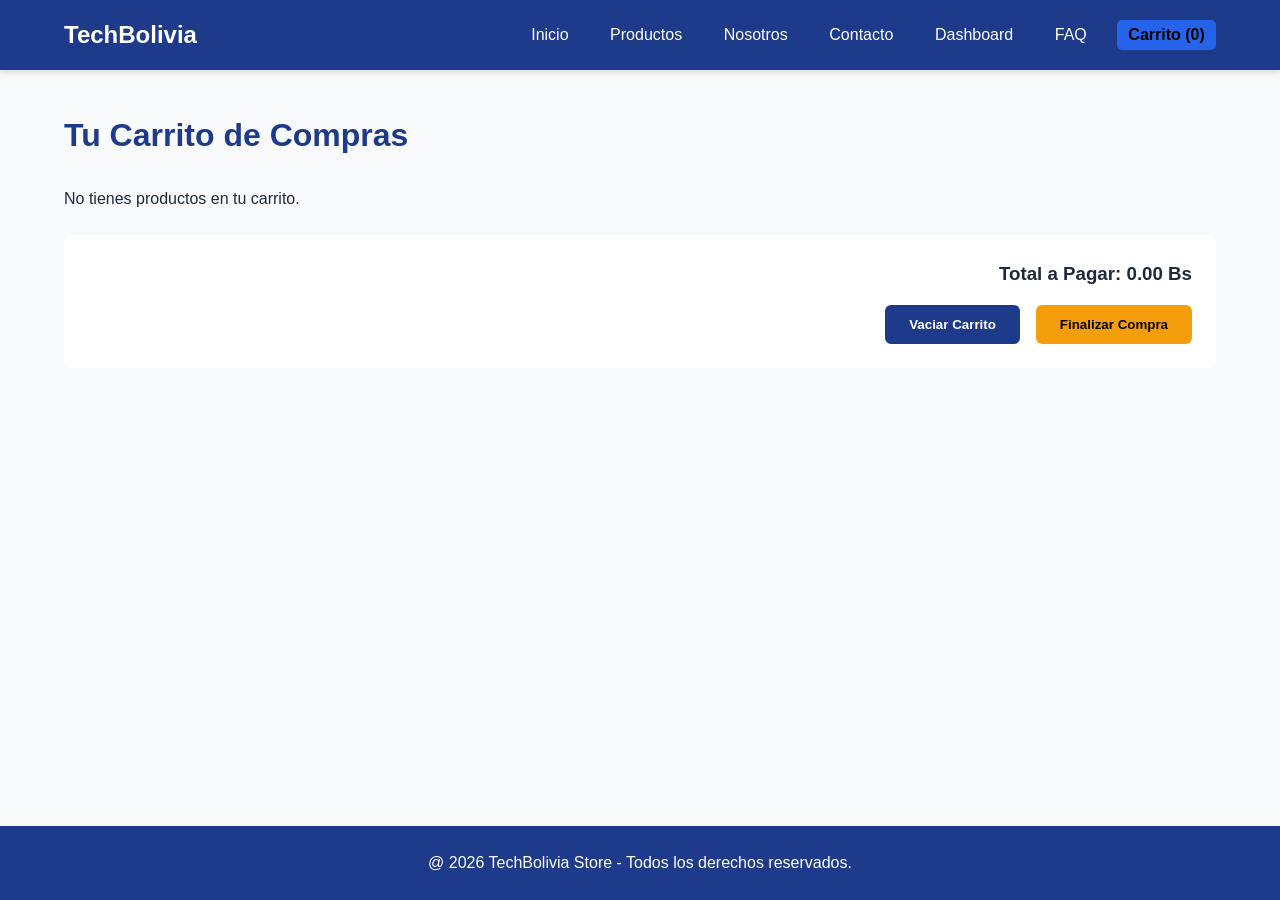
<file: carrito.html>
<!DOCTYPE html>
<html lang="es">
<head>
    <meta charset="UTF-8">
    <meta name="viewport" content="width=device-width, initial-scale=1.0">
    <title>TechBolivia Store | Carrito de Compras</title>
    <link rel="stylesheet" href="css/estilos.css">
</head>
<body>
    <header class="header">
        <div class="container nav-container">
            <a href="index.html" class="logo"><span>TechBolivia</span></a>
            <nav class="nav-menu">
                <ul>
                    <li><a href="index.html">Inicio</a></li>
                    <li><a href="productos.html">Productos</a></li>
                    <li><a href="nosotros.html">Nosotros</a></li>
                    <li><a href="contacto.html">Contacto</a></li>
                    <li><a href="dashboard.html">Dashboard</a></li>
                    <li><a href="faq.html">FAQ</a></li>
                    <li><a href="carrito.html" class="btn-carrito active">Carrito (<span id="contador-carrito">0</span>)</a></li>
                </ul>
            </nav>
        </div>
    </header>

    <main class="container main-carrito">
        <h1>Tu Carrito de Compras</h1>
        <div id="contenedor-carrito"></div>
        <div class="resumen-carrito">
            <h3>Total a Pagar: <span id="total-carrito">0.00</span> Bs</h3>
            <div class="acciones-carrito">
                <button id="vaciar-carrito" class="btn-secundario">Vaciar Carrito</button>
                <button id="finalizar-compra" class="btn-primario">Finalizar Compra</button>
            </div>
        </div>
    </main>

    <footer class="footer">
        <div class="container footer-content">
            <p>@ 2026 TechBolivia Store - Todos los derechos reservados.</p>
        </div>
    </footer>

    <script src="js/carrito.js"></script>
</body>
</html>
</file>
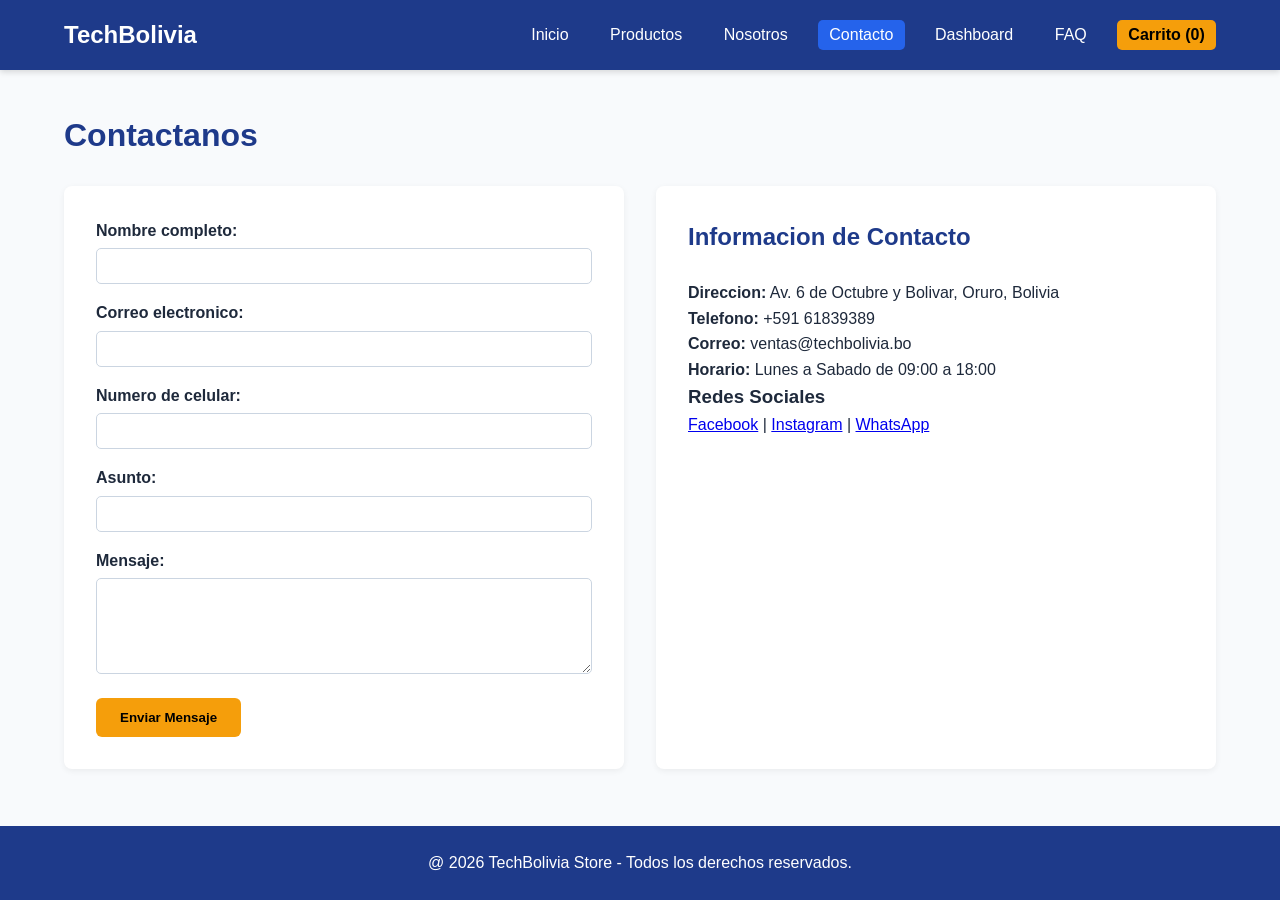
<file: contacto.html>
<!DOCTYPE html>
<html lang="es">
<head>
    <meta charset="UTF-8">
    <meta name="viewport" content="width=device-width, initial-scale=1.0">
    <title>TechBolivia Store | Contacto</title>
    <link rel="stylesheet" href="css/estilos.css">
</head>
<body>
    <header class="header">
        <div class="container nav-container">
            <a href="index.html" class="logo"><span>TechBolivia</span></a>
            <nav class="nav-menu">
                <ul>
                    <li><a href="index.html">Inicio</a></li>
                    <li><a href="productos.html">Productos</a></li>
                    <li><a href="nosotros.html">Nosotros</a></li>
                    <li><a href="contacto.html" class="active">Contacto</a></li>
                    <li><a href="dashboard.html">Dashboard</a></li>
                    <li><a href="faq.html">FAQ</a></li>
                    <li><a href="carrito.html" class="btn-carrito">Carrito (<span id="contador-carrito">0</span>)</a></li>
                </ul>
            </nav>
        </div>
    </header>

    <main class="container main-contacto">
        <h1>Contactanos</h1>
        <div class="grid-contacto">
            <section class="formulario-box">
                <form id="form-contacto" novalidate>
                    <div class="form-grupo">
                        <label for="nombre">Nombre completo:</label>
                        <input type="text" id="nombre" required>
                    </div>
                    <div class="form-grupo">
                        <label for="correo">Correo electronico:</label>
                        <input type="email" id="correo" required>
                    </div>
                    <div class="form-grupo">
                        <label for="celular">Numero de celular:</label>
                        <input type="tel" id="celular" required>
                    </div>
                    <div class="form-grupo">
                        <label for="asunto">Asunto:</label>
                        <input type="text" id="asunto" required>
                    </div>
                    <div class="form-grupo">
                        <label for="mensaje">Mensaje:</label>
                        <textarea id="mensaje" rows="5" required></textarea>
                    </div>
                    <button type="submit" class="btn-primario">Enviar Mensaje</button>
                </form>
                <div id="mensaje-estado" class="mensaje-estado oculto"></div>
            </section>

            <section class="info-contacto">
                <h2>Informacion de Contacto</h2>
                <p><strong>Direccion:</strong> Av. 6 de Octubre y Bolivar, Oruro, Bolivia</p>
                <p><strong>Telefono:</strong> +591 61839389</p>
                <p><strong>Correo:</strong> ventas@techbolivia.bo</p>
                <p><strong>Horario:</strong> Lunes a Sabado de 09:00 a 18:00</p>
                <h3>Redes Sociales</h3>
                <div class="redes-sociales">
                    <a href="#">Facebook</a> |
                    <a href="#">Instagram</a> |
                    <a href="#">WhatsApp</a>
                </div>
            </section>
        </div>
    </main>

    <footer class="footer">
        <div class="container footer-content">
            <p>@ 2026 TechBolivia Store - Todos los derechos reservados.</p>
        </div>
    </footer>

    <script src="js/contacto.js"></script>
    <script src="js/carrito.js"></script>
</body>
</html>
</file>
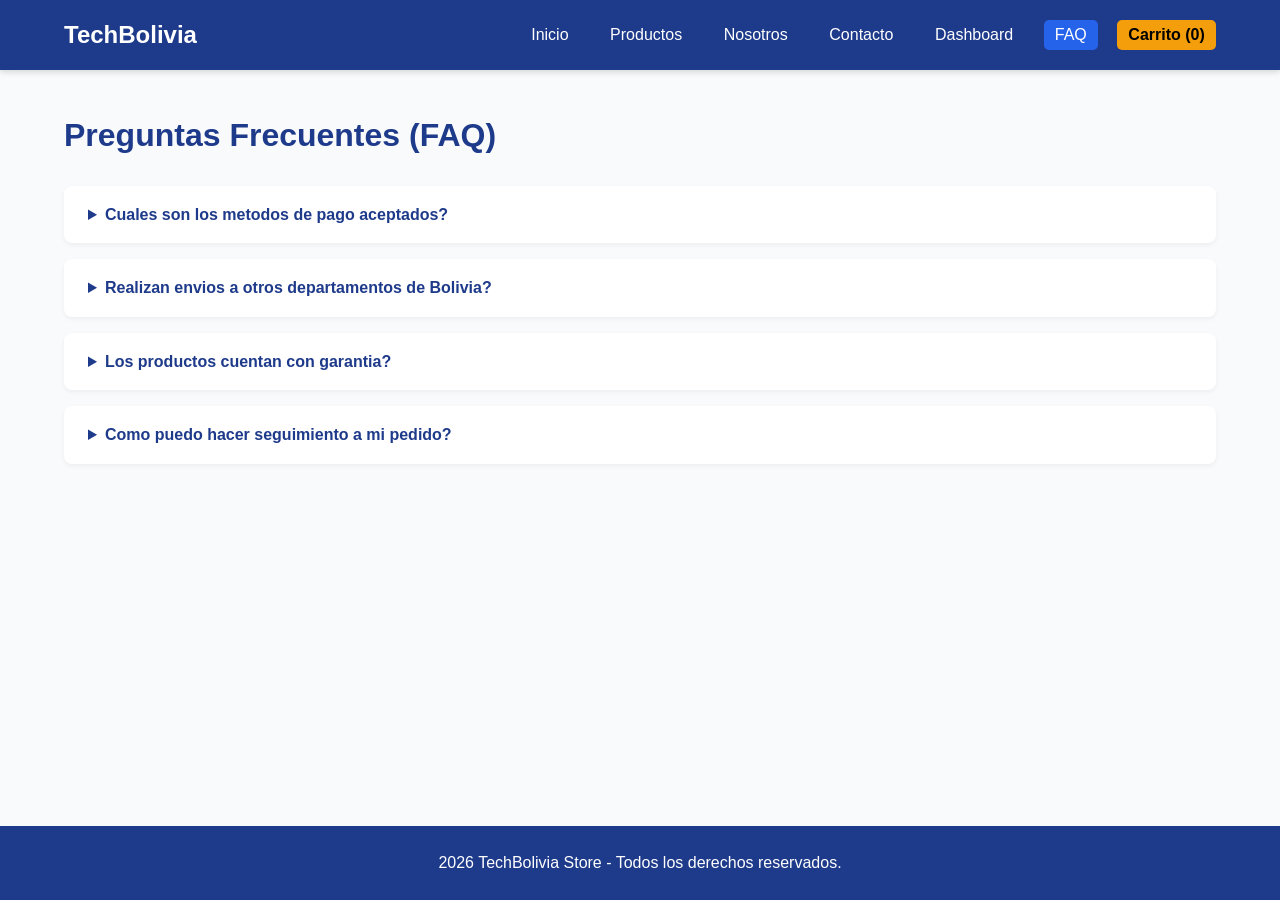
<file: faq.html>
<!DOCTYPE html>
<html lang="es">
<head>
    <meta charset="UTF-8">
    <meta name="viewport" content="width=device-width, initial-scale=1.0">
    <title>TechBolivia Store | Preguntas Frecuentes</title>
    <link rel="stylesheet" href="css/estilos.css">
</head>
<body>
    <header class="header">
        <div class="container nav-container">
            <a href="index.html" class="logo"><span>TechBolivia</span></a>
            <nav class="nav-menu">
                <ul>
                    <li><a href="index.html">Inicio</a></li>
                    <li><a href="productos.html">Productos</a></li>
                    <li><a href="nosotros.html">Nosotros</a></li>
                    <li><a href="contacto.html">Contacto</a></li>
                    <li><a href="dashboard.html">Dashboard</a></li>
                    <li><a href="faq.html" class="active">FAQ</a></li>
                    <li><a href="carrito.html" class="btn-carrito">Carrito (<span id="contador-carrito">0</span>)</a></li>
                </ul>
            </nav>
        </div>
    </header>

    <main class="container main-faq">
        <h1>Preguntas Frecuentes (FAQ)</h1>
        <div class="faq-lista">
            <details class="faq-item">
                <summary>Cuales son los metodos de pago aceptados?</summary>
                <p>Aceptamos transferencias bancarias, pago mediante codigo QR simple y pago en efectivo contra entrega en oficinas.</p>
            </details>
            <details class="faq-item">
                <summary>Realizan envios a otros departamentos de Bolivia?</summary>
                <p>Si, realizamos envios seguros a los 9 departamentos mediante flotas interdepartamentales y courier en un plazo de 24 a 48 horas.</p>
            </details>
            <details class="faq-item">
                <summary>Los productos cuentan con garantia?</summary>
                <p>Todos nuestros equipos y accesorios cuentan con garantia escrita de 6 a 12 meses por defectos de fabrica.</p>
            </details>
            <details class="faq-item">
                <summary>Como puedo hacer seguimiento a mi pedido?</summary>
                <p>Una vez confirmado tu pago, te enviamos el numero de guia por WhatsApp o correo electronico.</p>
            </details>
        </div>
    </main>

    <footer class="footer">
        <div class="container footer-content">
            <p>2026 TechBolivia Store - Todos los derechos reservados.</p>
        </div>
    </footer>

    <script src="js/carrito.js"></script>
</body>
</html>
</file>
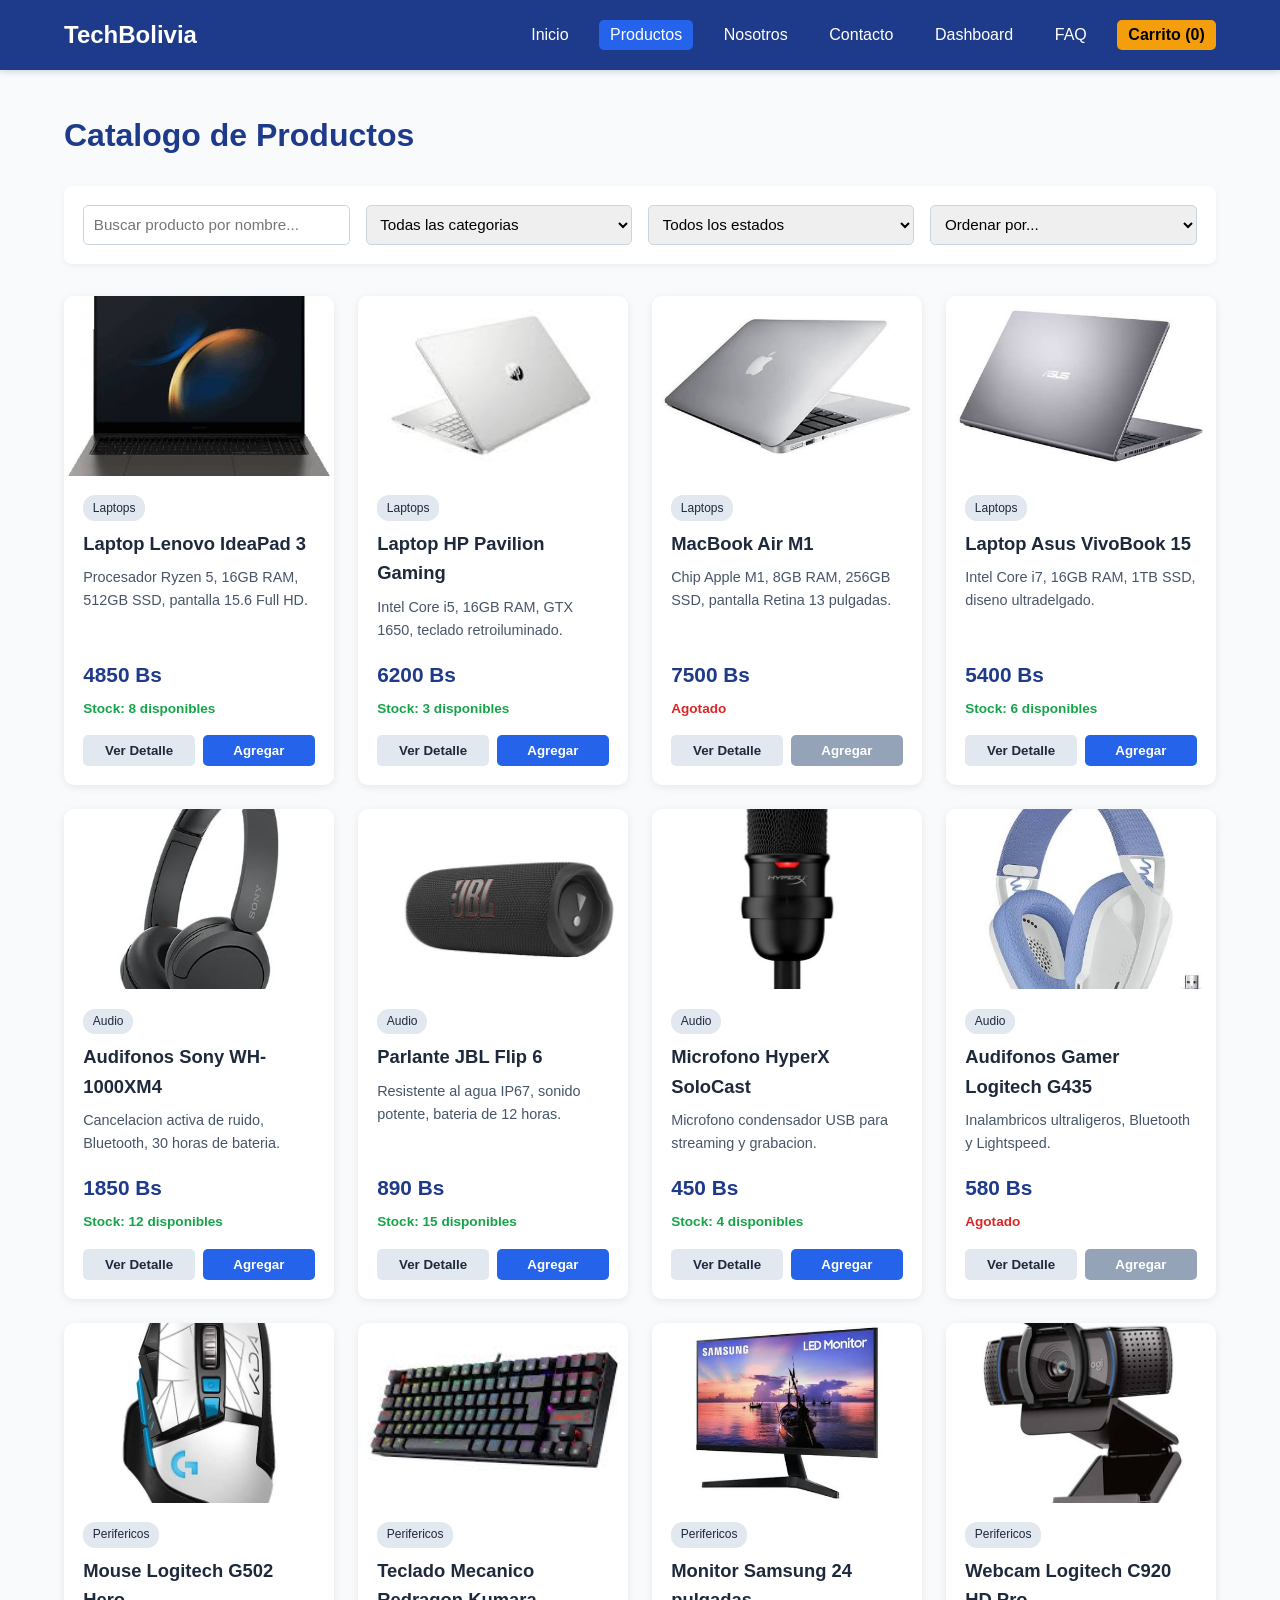
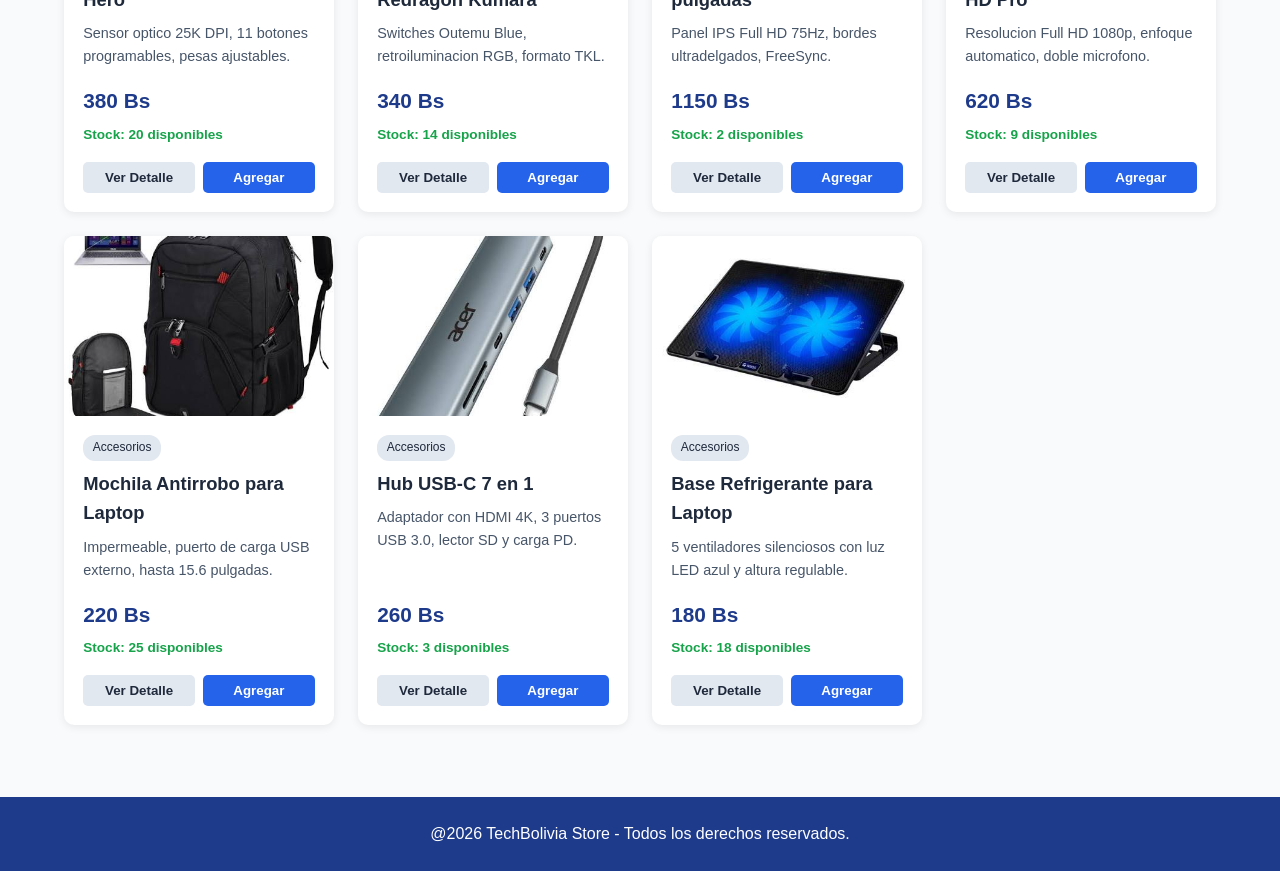
<file: productos.html>
<!DOCTYPE html>
<html lang="es">
<head>
    <meta charset="UTF-8">
    <meta name="viewport" content="width=device-width, initial-scale=1.0">
    <title>TechBolivia Store | Productos</title>
    <link rel="stylesheet" href="css/estilos.css">
</head>
<body>
    <header class="header">
        <div class="container nav-container">
            <a href="index.html" class="logo"><span>TechBolivia</span></a>
            <nav class="nav-menu">
                <ul>
                    <li><a href="index.html">Inicio</a></li>
                    <li><a href="productos.html" class="active">Productos</a></li>
                    <li><a href="nosotros.html">Nosotros</a></li>
                    <li><a href="contacto.html">Contacto</a></li>
                    <li><a href="dashboard.html">Dashboard</a></li>
                    <li><a href="faq.html">FAQ</a></li>
                    <li><a href="carrito.html" class="btn-carrito">Carrito (<span id="contador-carrito">0</span>)</a></li>
                </ul>
            </nav>
        </div>
    </header>

    <main class="container main-productos">
        <h1>Catalogo de Productos</h1>
        
        <section class="controles-filtro">
            <input type="text" id="buscador" placeholder="Buscar producto por nombre...">
            
            <select id="filtro-categoria">
                <option value="todas">Todas las categorias</option>
                <option value="Laptops">Laptops</option>
                <option value="Audio">Audio</option>
                <option value="Perifericos">Perifericos</option>
                <option value="Accesorios">Accesorios</option>
            </select>

            <select id="filtro-stock">
                <option value="todos">Todos los estados</option>
                <option value="disponible">Solo disponibles</option>
                <option value="agotado">Agotados</option>
            </select>

            <select id="orden-precio">
                <option value="defecto">Ordenar por...</option>
                <option value="menor-mayor">Precio: Menor a Mayor</option>
                <option value="mayor-menor">Precio: Mayor a Menor</option>
            </select>
        </section>

        <section class="grid-productos" id="lista-productos"></section>
    </main>

    <div id="modal-detalle" class="modal oculto">
        <div class="modal-contenido">
            <span id="cerrar-modal" class="cerrar"></span>
            <div id="contenido-modal"></div>
        </div>
    </div>

    <footer class="footer">
        <div class="container footer-content">
            <p>@2026 TechBolivia Store - Todos los derechos reservados.</p>
        </div>
    </footer>

    <script src="js/productos.js"></script>
    <script src="js/carrito.js"></script>
</body>
</html>
</file>
<file: css/estilos.css>
* {
    margin: 0;
    padding: 0;
    box-sizing: border-box;
    font-family: 'Segoe UI', Tahoma, Geneva, Verdana, sans-serif;
}

:root {
    --primario: #1e3a8a;
    --secundario: #2563eb;
    --acento: #f59e0b;
    --fondo: #f8fafc;
    --texto: #1e293b;
    --blanco: #ffffff;
    --gris: #e2e8f0;
    --rojo: #dc2626;
    --verde: #16a34a;
}

body {
    background-color: var(--fondo);
    color: var(--texto);
    line-height: 1.6;
    display: flex;
    flex-direction: column;
    min-height: 100vh;
}

.container {
    width: 90%;
    max-width: 1200px;
    margin: 0 auto;
}

.header {
    background-color: var(--primario);
    color: var(--blanco);
    padding: 1rem 0;
    position: sticky;
    top: 0;
    z-index: 100;
    box-shadow: 0 2px 6px rgba(0,0,0,0.15);
}

.nav-container {
    display: flex;
    justify-content: space-between;
    align-items: center;
    flex-wrap: wrap;
}

.logo {
    color: var(--blanco);
    text-decoration: none;
    font-size: 1.5rem;
    font-weight: bold;
    display: flex;
    align-items: center;
    gap: 10px;
}

.logo img {
    height: 35px;
}

.nav-menu ul {
    list-style: none;
    display: flex;
    gap: 1.2rem;
    flex-wrap: wrap;
    align-items: center;
}

.nav-menu a {
    color: var(--blanco);
    text-decoration: none;
    font-weight: 500;
    padding: 0.4rem 0.7rem;
    border-radius: 5px;
    transition: background 0.3s;
}

.nav-menu a:hover, .nav-menu a.active {
    background-color: var(--secundario);
}

.btn-carrito {
    background-color: var(--acento);
    color: #000 !important;
    font-weight: bold !important;
}

.banner {
    background: linear-gradient(135deg, var(--primario), var(--secundario));
    color: var(--blanco);
    padding: 4rem 0;
    text-align: center;
    margin-bottom: 2.5rem;
}

.banner h1 {
    font-size: 2.5rem;
    margin-bottom: 1rem;
    color: var(--blanco);
}

.banner p {
    font-size: 1.1rem;
    max-width: 650px;
    margin: 0 auto 1.5rem;
}

.btn-primario, .btn-secundario {
    display: inline-block;
    padding: 0.75rem 1.5rem;
    border-radius: 6px;
    text-decoration: none;
    font-weight: bold;
    border: none;
    cursor: pointer;
    transition: transform 0.2s, opacity 0.2s;
}

.btn-primario {
    background-color: var(--acento);
    color: #000;
}

.btn-secundario {
    background-color: var(--primario);
    color: var(--blanco);
}

.btn-primario:hover, .btn-secundario:hover {
    transform: translateY(-2px);
    opacity: 0.9;
}

h1, h2 {
    margin-bottom: 1.5rem;
    color: var(--primario);
}

.grid-categorias {
    display: grid;
    grid-template-columns: repeat(auto-fit, minmax(200px, 1fr));
    gap: 1.2rem;
    margin-bottom: 3rem;
}

.card-categoria {
    background-color: var(--blanco);
    padding: 2rem;
    text-align: center;
    border-radius: 8px;
    text-decoration: none;
    color: var(--primario);
    font-weight: bold;
    font-size: 1.2rem;
    border: 2px solid var(--gris);
    transition: all 0.3s;
}

.card-categoria:hover {
    border-color: var(--secundario);
    transform: translateY(-4px);
    box-shadow: 0 4px 12px rgba(0,0,0,0.08);
}

.grid-productos {
    display: grid;
    grid-template-columns: repeat(auto-fill, minmax(260px, 1fr));
    gap: 1.5rem;
    margin-bottom: 2rem;
}

.card-producto {
    background-color: var(--blanco);
    border-radius: 10px;
    overflow: hidden;
    box-shadow: 0 2px 8px rgba(0,0,0,0.08);
    display: flex;
    flex-direction: column;
    transition: transform 0.3s;
}

.card-producto:hover {
    transform: translateY(-5px);
}

.card-producto img {
    width: 100%;
    height: 180px;
    object-fit: cover;
}

.card-body {
    padding: 1.2rem;
    display: flex;
    flex-direction: column;
    flex-grow: 1;
}

.badge-categoria {
    font-size: 0.75rem;
    background-color: var(--gris);
    padding: 0.2rem 0.6rem;
    border-radius: 12px;
    align-self: flex-start;
    margin-bottom: 0.5rem;
}

.card-body h3 {
    font-size: 1.15rem;
    margin-bottom: 0.5rem;
}

.card-desc {
    font-size: 0.9rem;
    color: #475569;
    margin-bottom: 1rem;
    flex-grow: 1;
}

.precio {
    font-size: 1.3rem;
    font-weight: bold;
    color: var(--primario);
    margin-bottom: 0.4rem;
}

.stock-disponible {
    color: var(--verde);
    font-size: 0.85rem;
    font-weight: bold;
    margin-bottom: 1rem;
}

.stock-agotado {
    color: var(--rojo);
    font-size: 0.85rem;
    font-weight: bold;
    margin-bottom: 1rem;
}

.card-acciones {
    display: flex;
    gap: 0.5rem;
}

.card-acciones button {
    flex: 1;
    padding: 0.5rem;
    border: none;
    border-radius: 5px;
    cursor: pointer;
    font-weight: bold;
}

.btn-detalle {
    background-color: var(--gris);
    color: var(--texto);
}

.btn-agregar {
    background-color: var(--secundario);
    color: var(--blanco);
}

.btn-agregar:disabled {
    background-color: #94a3b8;
    cursor: not-allowed;
}

.centro-boton {
    text-align: center;
    margin-bottom: 3rem;
}

main {
    padding: 2.5rem 0;
    flex-grow: 1;
}

.controles-filtro {
    display: grid;
    grid-template-columns: repeat(auto-fit, minmax(200px, 1fr));
    gap: 1rem;
    margin-bottom: 2rem;
    background: var(--blanco);
    padding: 1.2rem;
    border-radius: 8px;
    box-shadow: 0 2px 6px rgba(0,0,0,0.05);
}

.controles-filtro input, .controles-filtro select {
    padding: 0.6rem;
    border: 1px solid #cbd5e1;
    border-radius: 5px;
    font-size: 0.95rem;
}

.nosotros-intro {
    display: grid;
    grid-template-columns: repeat(auto-fit, minmax(300px, 1fr));
    gap: 2rem;
    align-items: center;
    margin-bottom: 2rem;
}

.nosotros-imagen img {
    width: 100%;
    border-radius: 10px;
}

.grid-mision-vision {
    display: grid;
    grid-template-columns: repeat(auto-fit, minmax(280px, 1fr));
    gap: 1.5rem;
    margin-bottom: 1.5rem;
}

.card-info {
    background: var(--blanco);
    padding: 1.5rem;
    border-radius: 8px;
    box-shadow: 0 2px 6px rgba(0,0,0,0.06);
}

.card-info ul {
    margin-left: 1.2rem;
    margin-top: 0.5rem;
}

.grid-contacto {
    display: grid;
    grid-template-columns: repeat(auto-fit, minmax(300px, 1fr));
    gap: 2rem;
}

.formulario-box, .info-contacto {
    background: var(--blanco);
    padding: 2rem;
    border-radius: 8px;
    box-shadow: 0 2px 6px rgba(0,0,0,0.06);
}

.form-grupo {
    margin-bottom: 1rem;
}

.form-grupo label {
    display: block;
    margin-bottom: 0.3rem;
    font-weight: 600;
}

.form-grupo input, .form-grupo textarea {
    width: 100%;
    padding: 0.6rem;
    border: 1px solid #cbd5e1;
    border-radius: 5px;
}

.mensaje-estado {
    margin-top: 1rem;
    padding: 0.8rem;
    border-radius: 5px;
    font-weight: bold;
}

.mensaje-exito {
    background-color: #dcfce7;
    color: var(--verde);
}

.mensaje-error {
    background-color: #fee2e2;
    color: var(--rojo);
}

.oculto {
    display: none !important;
}

.dashboard-header {
    display: flex;
    justify-content: space-between;
    align-items: center;
    flex-wrap: wrap;
    margin-bottom: 1.5rem;
}

.grid-kpis {
    display: grid;
    grid-template-columns: repeat(auto-fit, minmax(170px, 1fr));
    gap: 1rem;
    margin-bottom: 2rem;
}

.kpi-card {
    background: var(--blanco);
    padding: 1.2rem;
    border-radius: 8px;
    text-align: center;
    border-top: 4px solid var(--secundario);
    box-shadow: 0 2px 6px rgba(0,0,0,0.06);
}

.kpi-valor {
    font-size: 1.6rem;
    font-weight: bold;
    color: var(--primario);
    margin-top: 0.4rem;
}

.grid-graficos {
    display: grid;
    grid-template-columns: repeat(auto-fit, minmax(300px, 1fr));
    gap: 1.5rem;
    margin-bottom: 2rem;
}

.grafico-box, .tabla-box {
    background: var(--blanco);
    padding: 1.5rem;
    border-radius: 8px;
    box-shadow: 0 2px 6px rgba(0,0,0,0.06);
}

.tabla-inventario {
    width: 100%;
    border-collapse: collapse;
    margin-top: 1rem;
}

.tabla-inventario th, .tabla-inventario td {
    padding: 0.75rem;
    text-align: left;
    border-bottom: 1px solid var(--gris);
}

.tabla-inventario th {
    background-color: var(--primario);
    color: var(--blanco);
}

.item-carrito {
    display: flex;
    justify-content: space-between;
    align-items: center;
    background: var(--blanco);
    padding: 1rem;
    margin-bottom: 0.8rem;
    border-radius: 8px;
    flex-wrap: wrap;
    gap: 1rem;
}

.resumen-carrito {
    background: var(--blanco);
    padding: 1.5rem;
    border-radius: 8px;
    text-align: right;
    margin-top: 1.5rem;
}

.acciones-carrito {
    margin-top: 1rem;
    display: flex;
    justify-content: flex-end;
    gap: 1rem;
}

.faq-item {
    background: var(--blanco);
    padding: 1rem 1.5rem;
    margin-bottom: 1rem;
    border-radius: 8px;
    box-shadow: 0 2px 5px rgba(0,0,0,0.05);
}

.faq-item summary {
    font-weight: bold;
    cursor: pointer;
    color: var(--primario);
}

.faq-item p {
    margin-top: 0.8rem;
}

.modal {
    position: fixed;
    top: 0;
    left: 0;
    width: 100%;
    height: 100%;
    background: rgba(0,0,0,0.6);
    display: flex;
    justify-content: center;
    align-items: center;
    z-index: 200;
}

.modal-contenido {
    background: var(--blanco);
    padding: 2rem;
    border-radius: 10px;
    max-width: 500px;
    width: 90%;
    position: relative;
}

.cerrar {
    position: absolute;
    top: 10px;
    right: 15px;
    font-size: 1.8rem;
    cursor: pointer;
}

.footer {
    background-color: var(--primario);
    color: var(--blanco);
    text-align: center;
    padding: 1.5rem 0;
    margin-top: auto;
}

.footer a {
    color: var(--acento);
    text-decoration: none;
}

@media (max-width: 768px) {
    .nav-container {
        flex-direction: column;
        gap: 1rem;
    }
    .nav-menu ul {
        justify-content: center;
    }
}
</file>
